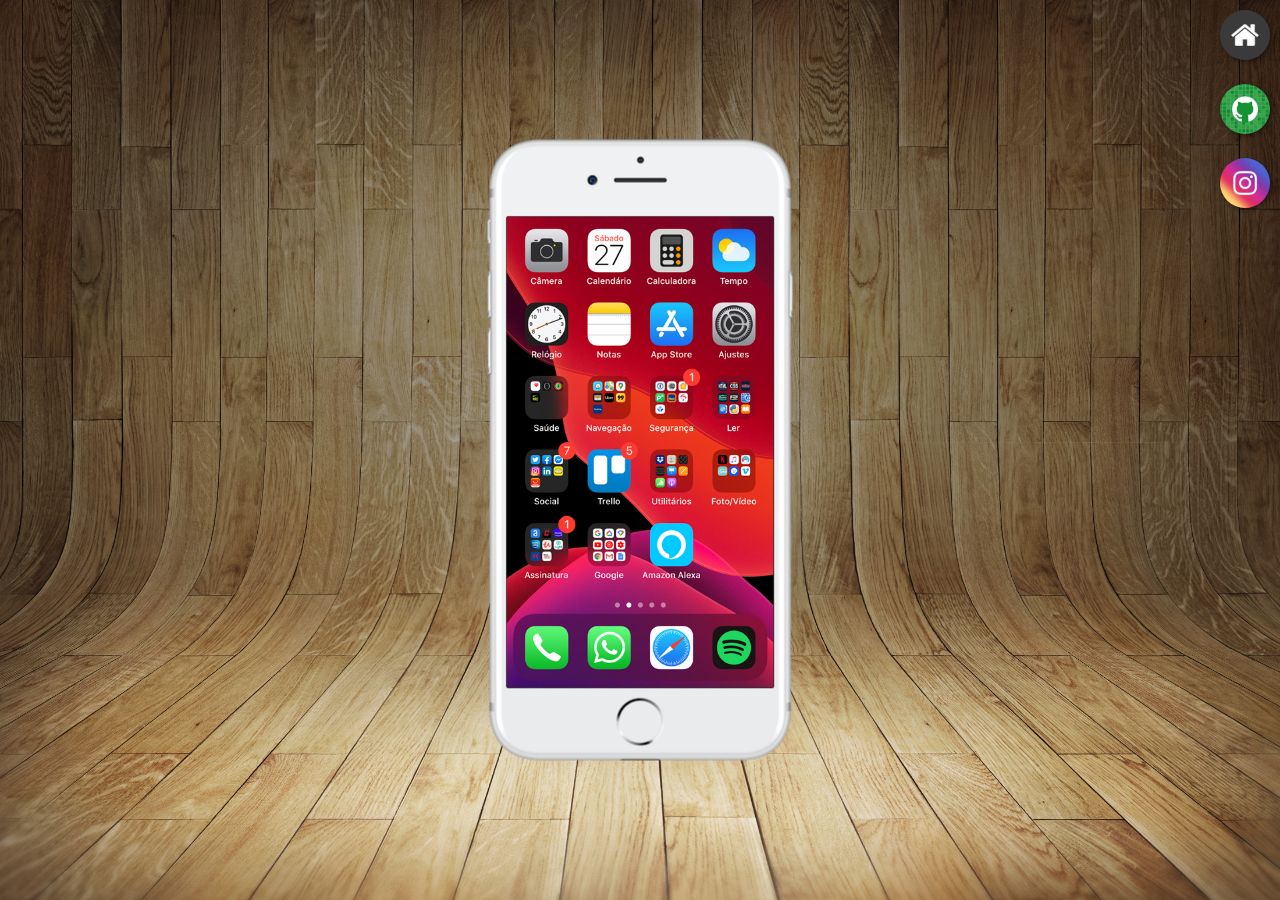
<file: index.html>
<!DOCTYPE html>
<html lang="pt-br">
<head>
    <meta charset="UTF-8">
    <meta name="viewport" content="width=device-width, initial-scale=1.0">
    <link rel="shortcut icon" href="favicon.ico.ico" type="image/x-icon">
    <link rel="stylesheet" href="estilos/style.css">
    <title>Projeto Redes Sociais</title>    
</head>
<body>
   <main>
    <section id="telefone">
        <iframe src="home.html" name="tela" id="tela" frameborder="0">Seu navegador não é compatível com isso.</iframe>
    </section>

    <section id="redes-sociais">
        <a href="home.html" target="tela"><img src="imagens/logo-home.jpg" alt="Home"></a><br>
        <a href="github.html" target="tela"><img src="imagens/logo-github.jpg" alt="GitHub"></a><br>
        <a href="instagram.html" target="tela"><img src="imagens/logo-instagram.jpg" alt="instagram"></a>
      
        
    </section>



   </main>
    
</body>
</html>
</file>
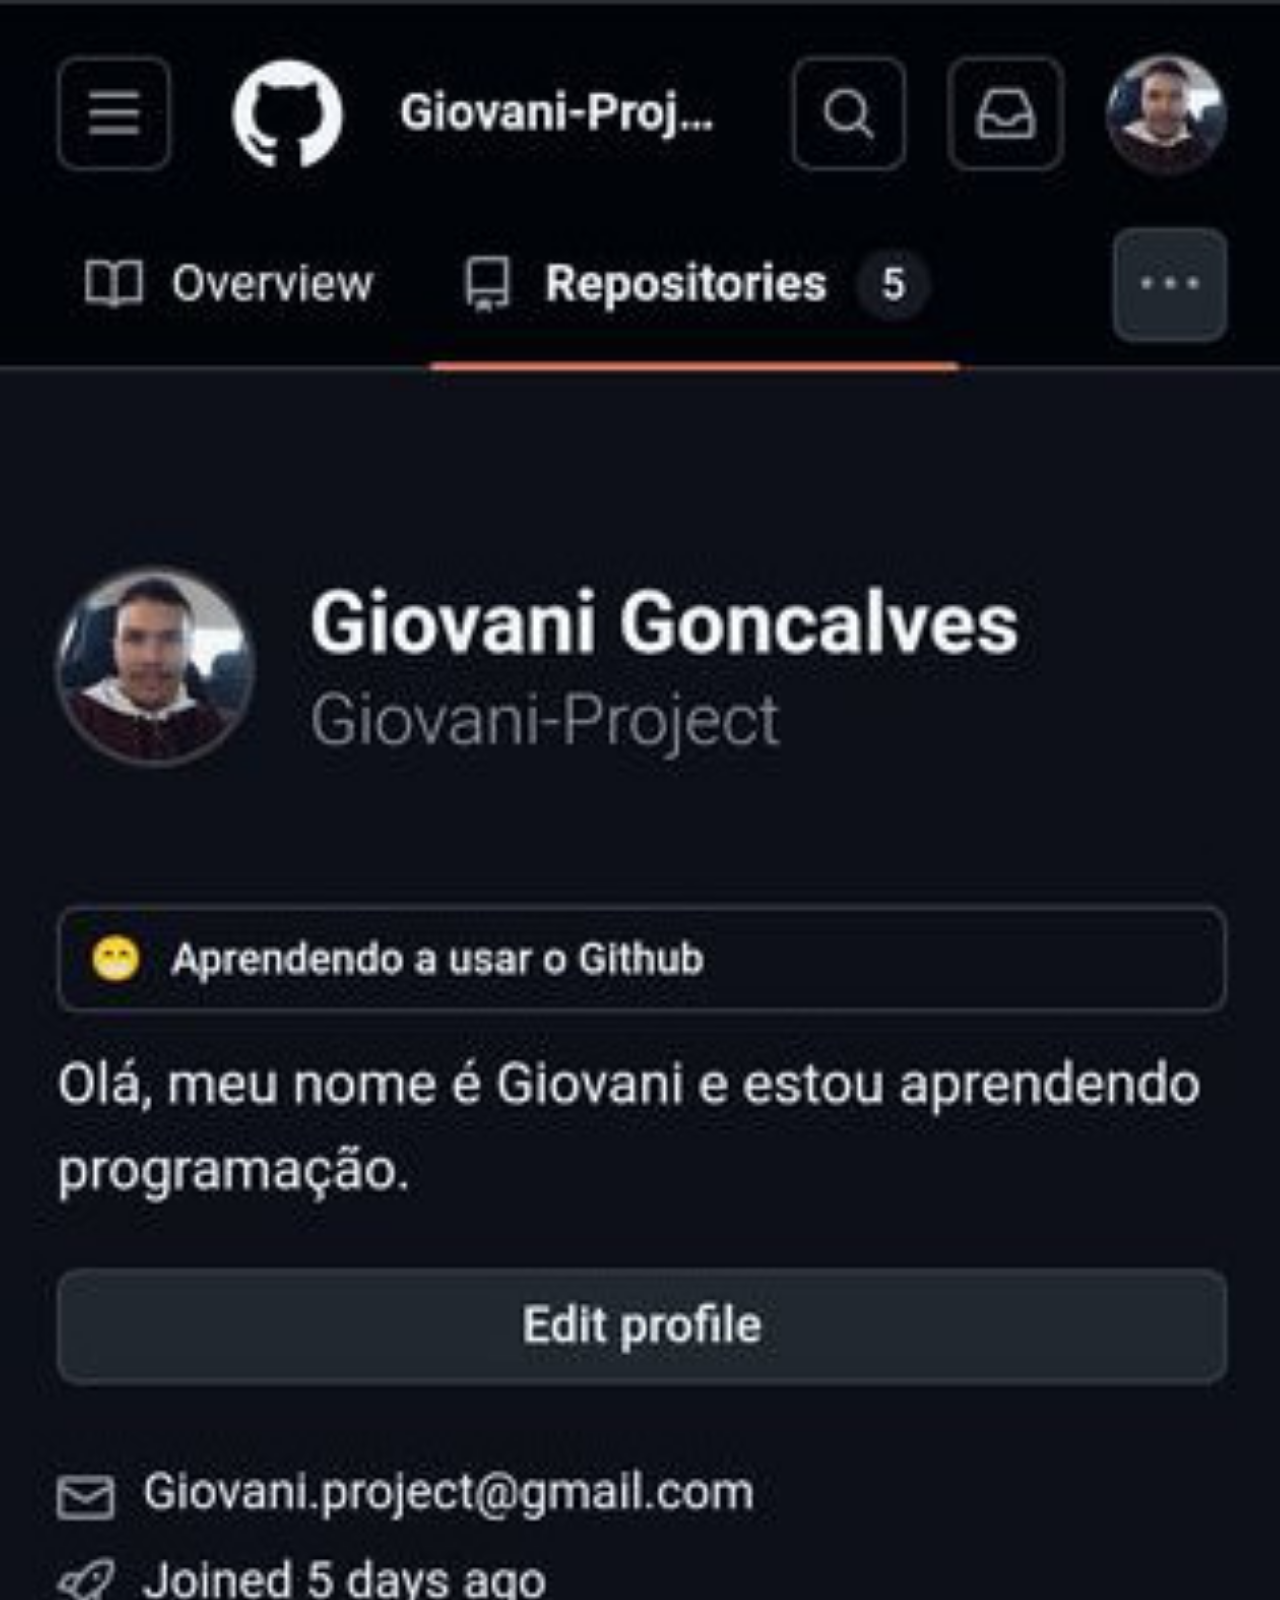
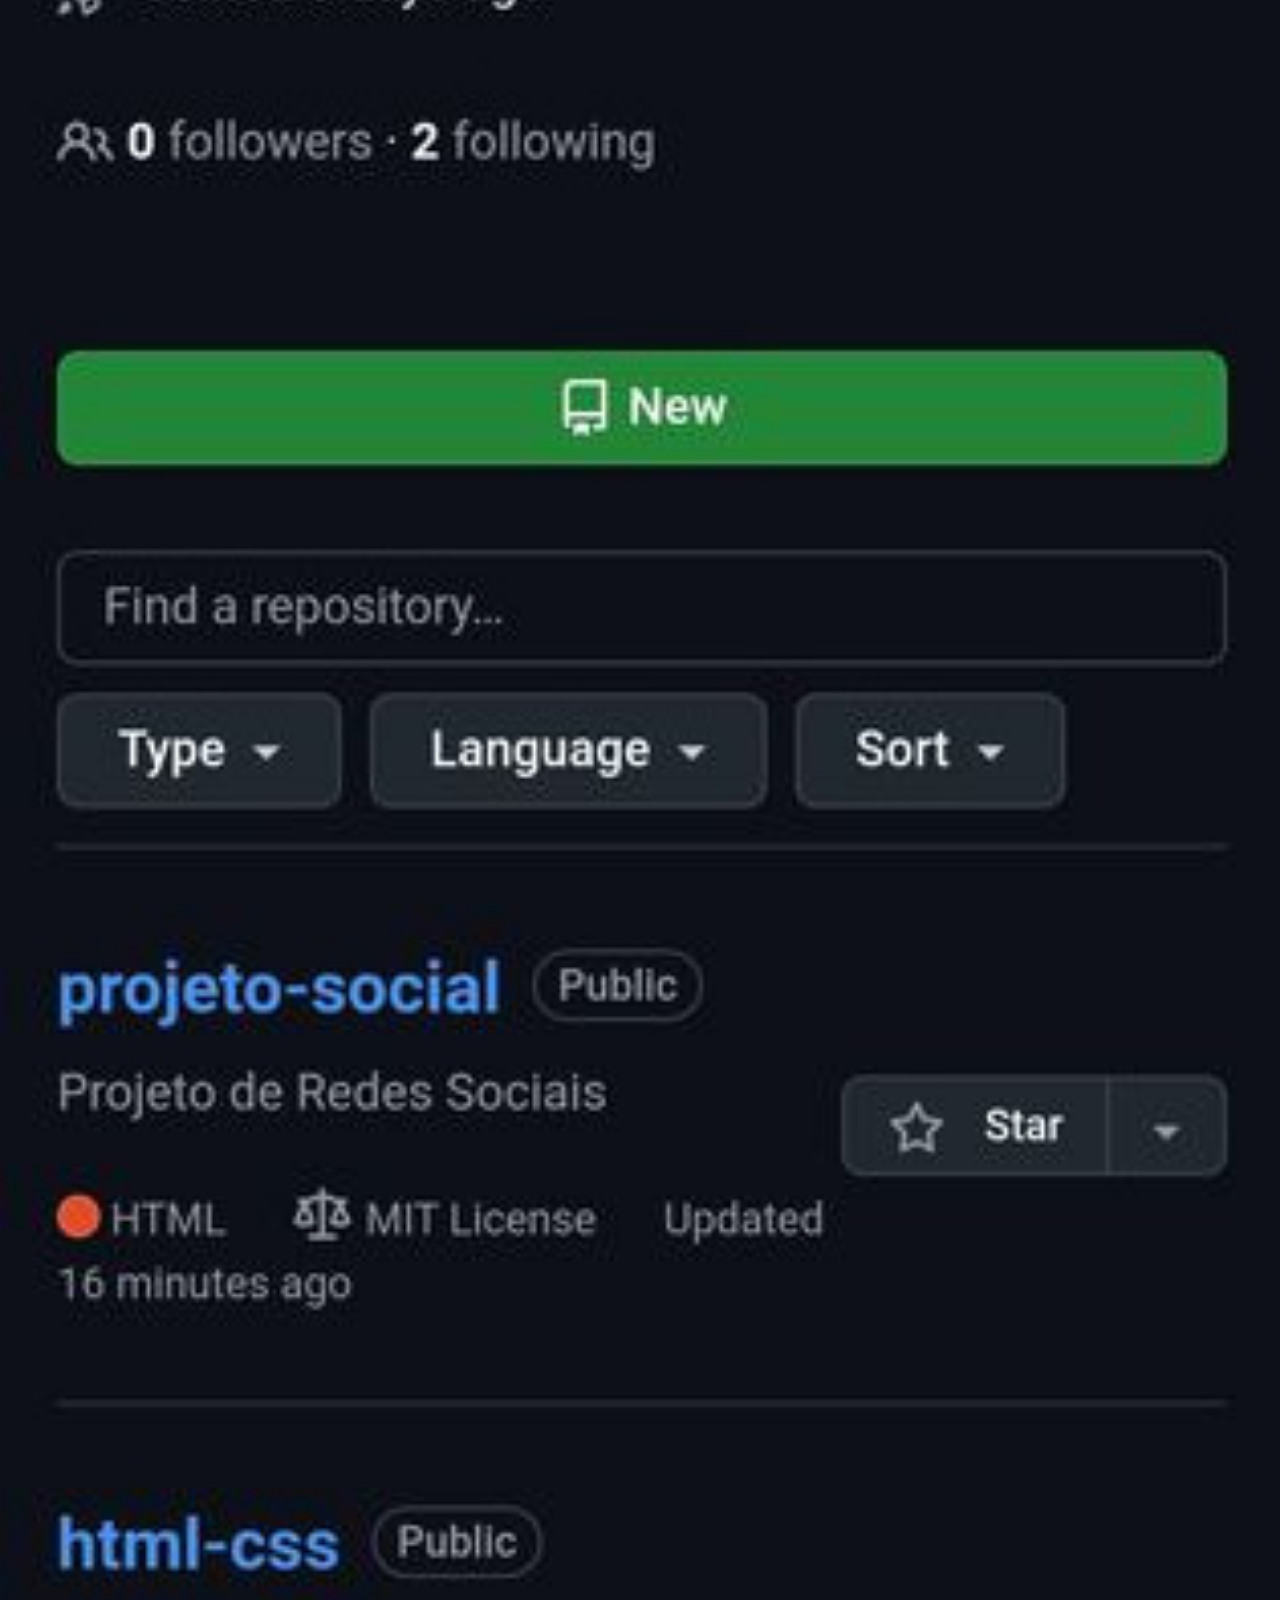
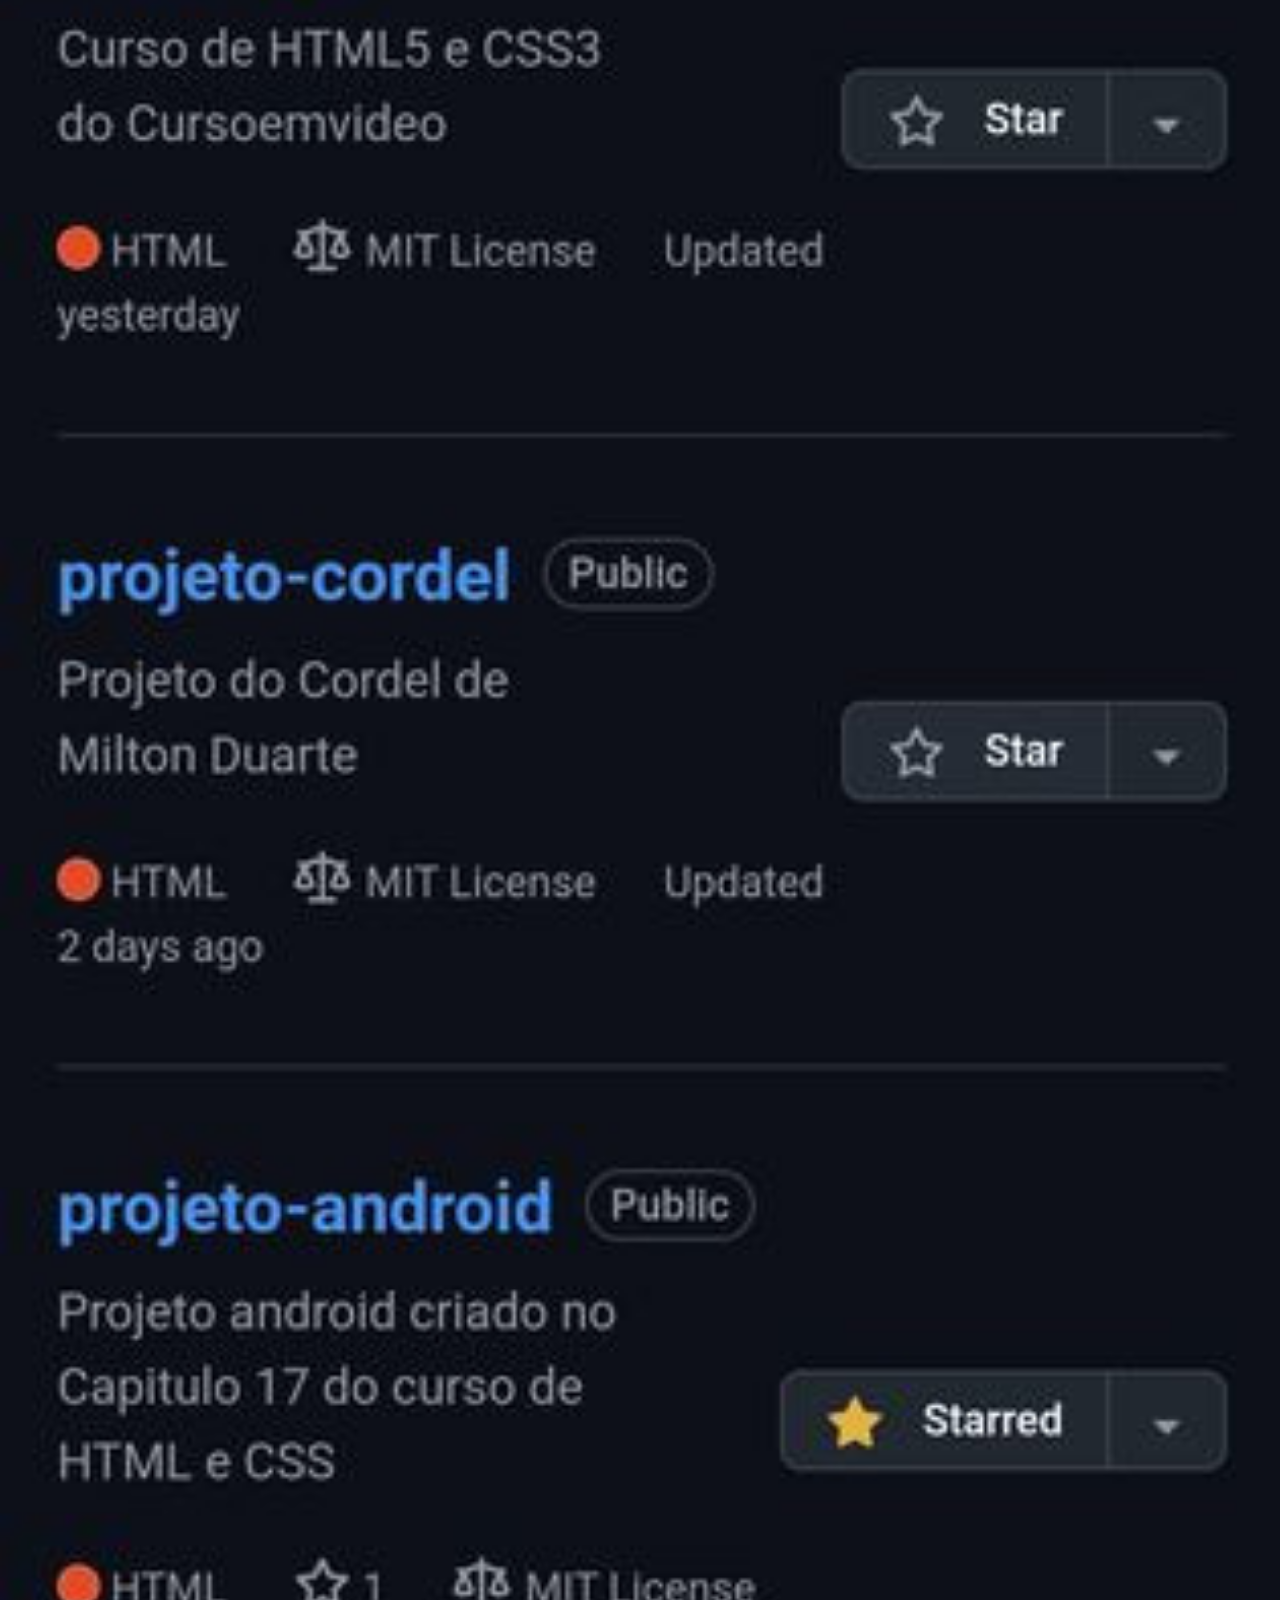
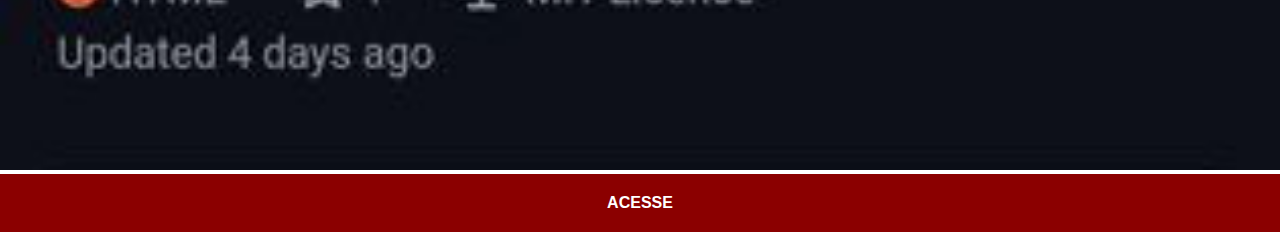
<file: github.html>
<!DOCTYPE html>
<html lang="pt-br">
<head>
    <meta charset="UTF-8">
    <meta name="viewport" content="width=device-width, initial-scale=1.0">
    <title>Github</title>
    <link rel="stylesheet" href="estilos/social.css">
</head>
<body>
    <img src="imagens/github.img.jpg" alt="Github">
    <a href="https://github.com/Giovani-Project" target="_blank">ACESSE</a>
</body>
</html>
</file>
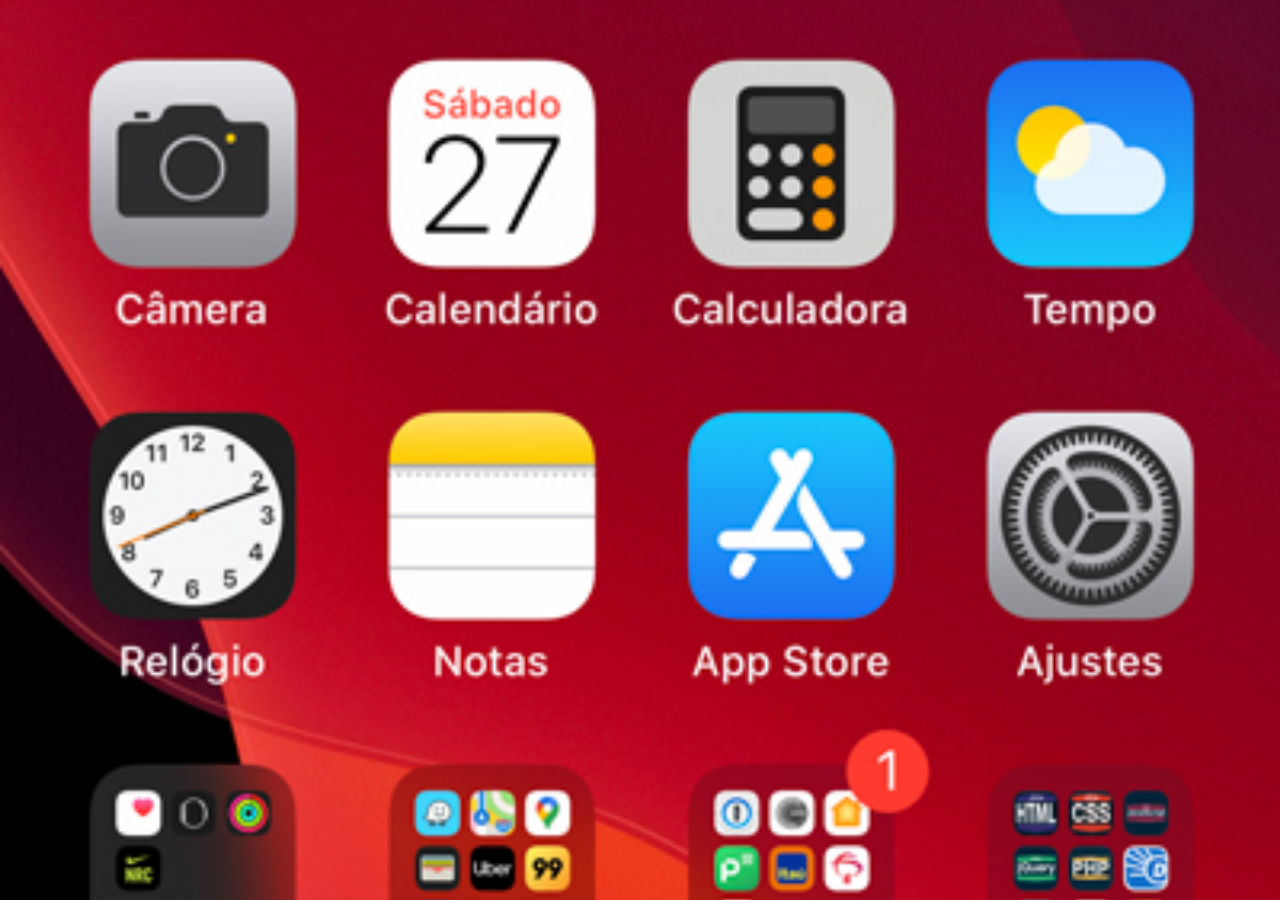
<file: home.html>
<!DOCTYPE html>
<html lang="pt-br">
<head>
    <meta charset="UTF-8">
    <meta name="viewport" content="width=device-width, initial-scale=1.0">
    <title>Home</title>
</head>
<style>
    * {
        margin: 0px;
        padding: 0px;
    }
    body {
        width: 100vw;
        height: 100vh;
        background: black url('imagens/tela-home.jpg') no-repeat top center;
        background-size: cover;
        
    }
</style>
<body>
    
</body>
</html>
</file>
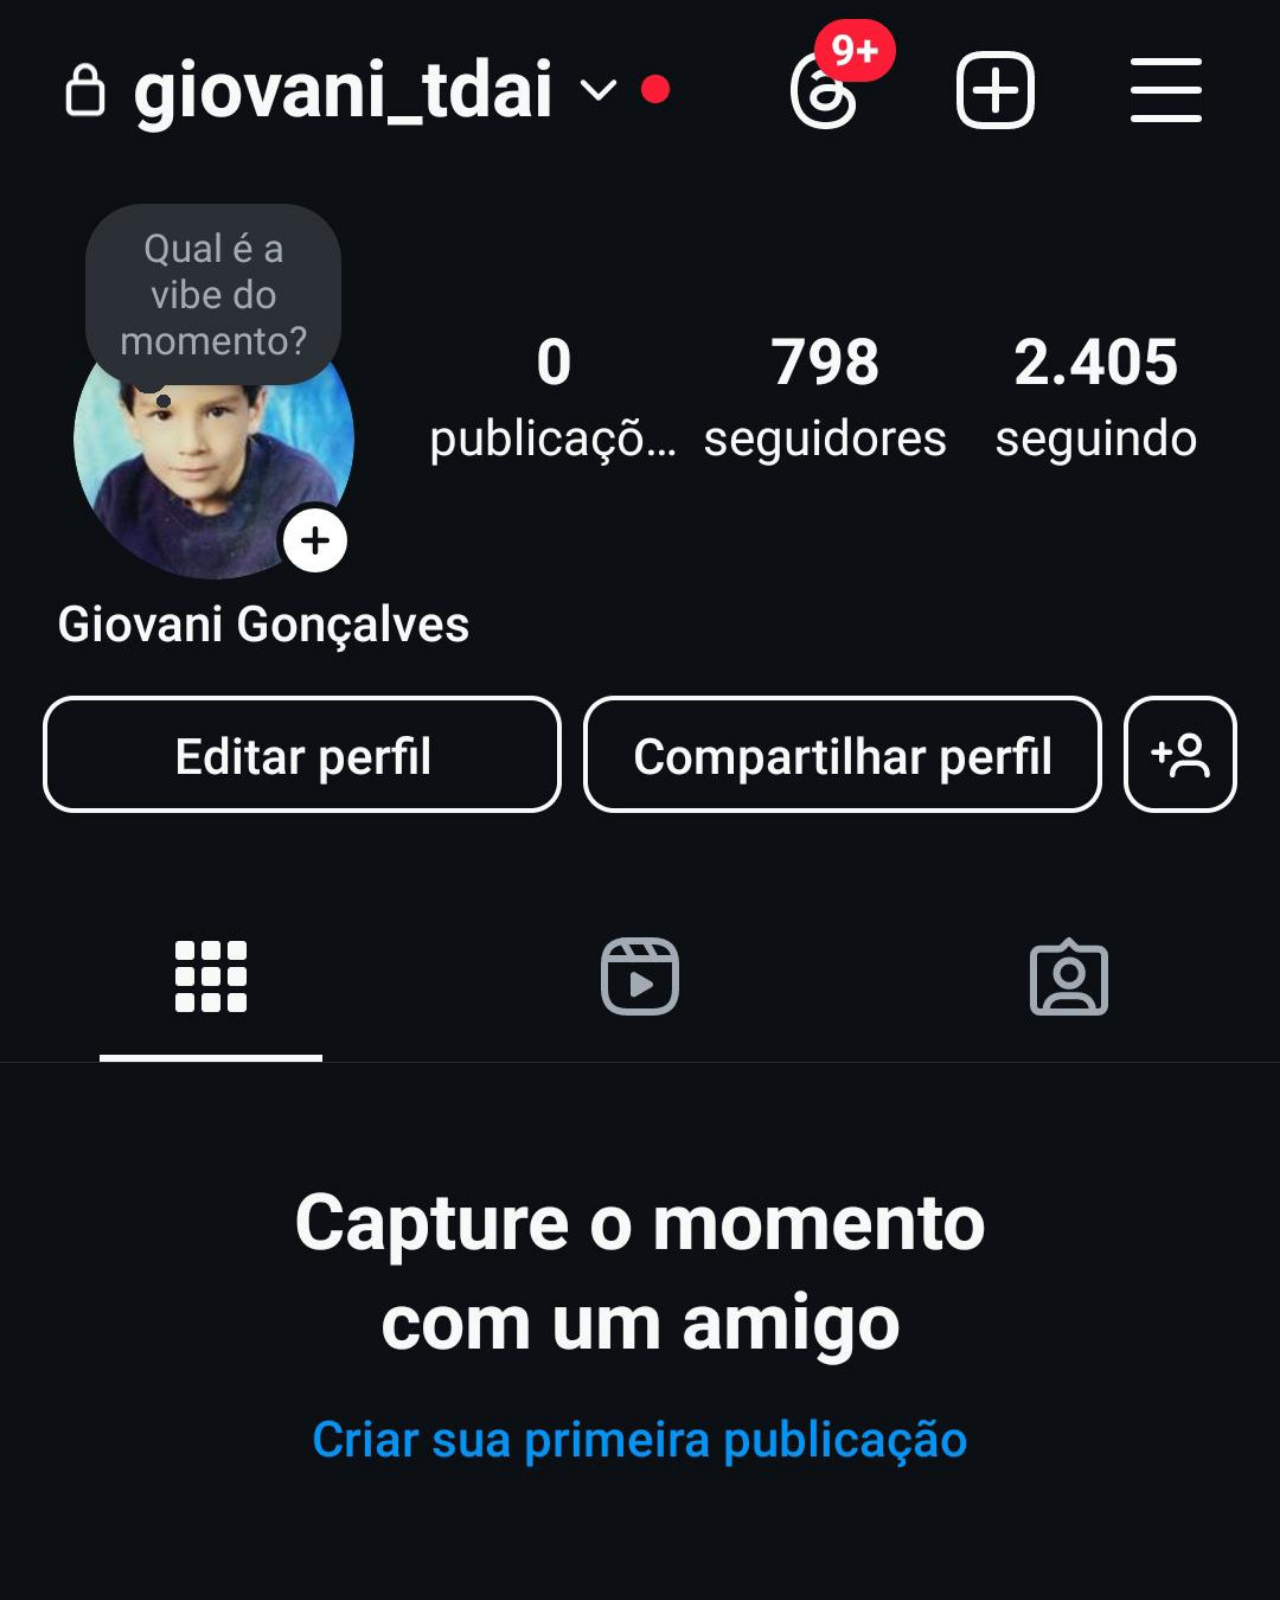
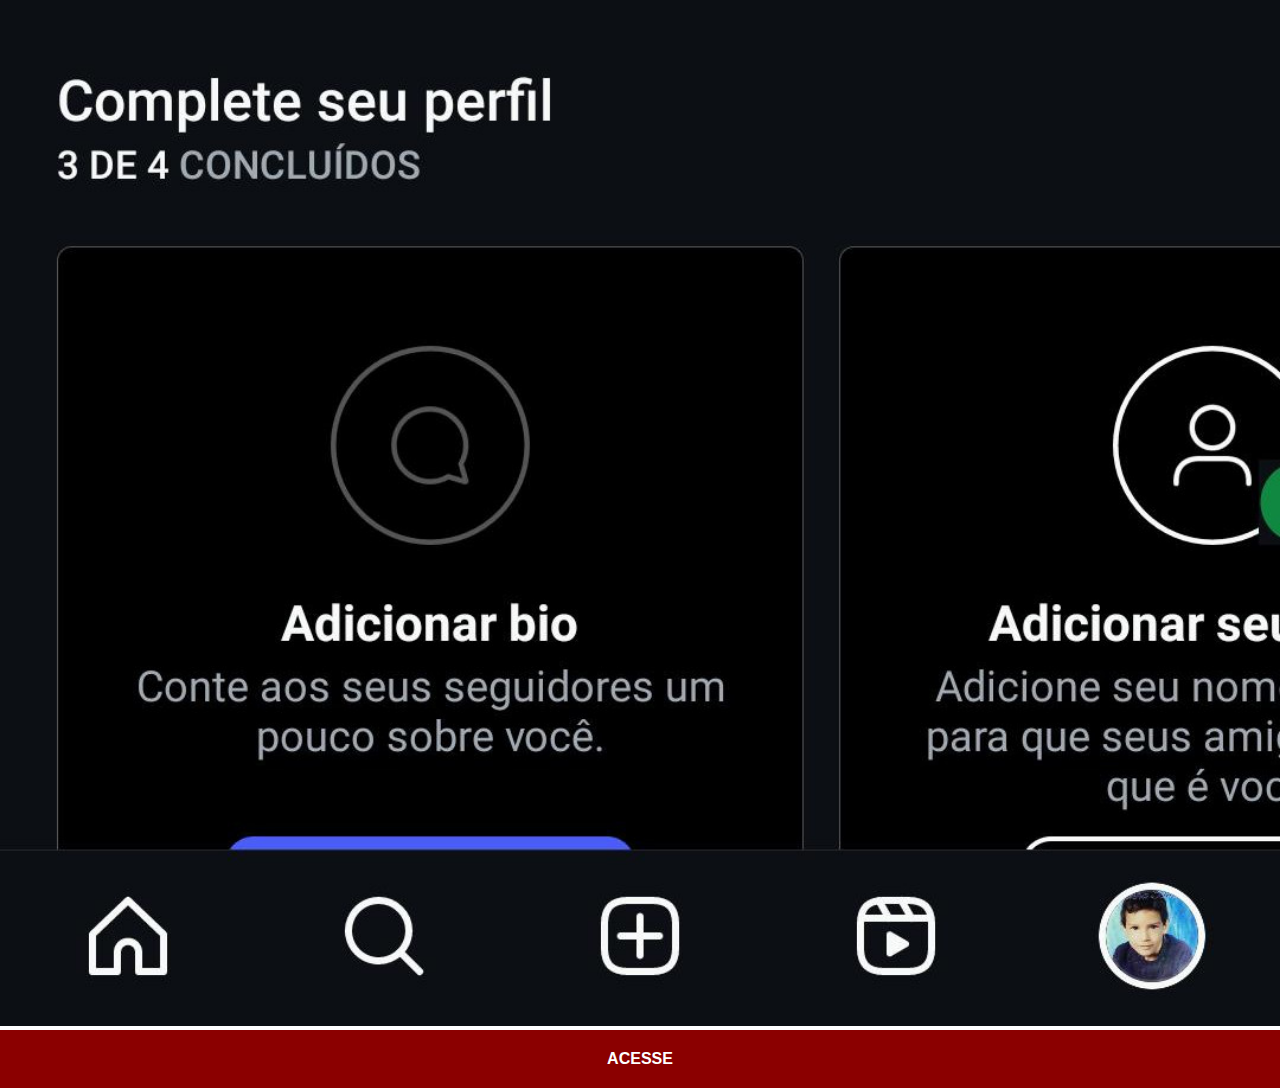
<file: instagram.html>
<!DOCTYPE html>
<html lang="pt-br">
<head>
    <meta charset="UTF-8">
    <meta name="viewport" content="width=device-width, initial-scale=1.0">
    <title>Instagram</title>
    <link rel="stylesheet" href="estilos/social.css">
</head>
<body>
    <img src="imagens/462535564_438279355532720_4958016128041658641_n.jpg" alt="Instagram">
    <a href="https://www.instagram.com/giovani_tdai/" target="_blank">ACESSE</a>
</body>
</html>
</file>
<file: estilos/style.css>
@charset "UTF-8";


* {
    margin: 0px;
    padding: 0px;
}
html, body {
    height: 100vh;/*vh - Altura total*/
    width: 100vw; /*vw - Largura total*/
    background-color: black;
}

body {
    background: url('../imagens/fundo-madeira.jpg')
    no-repeat top center;
    background-size: cover;
}

main {
    height: 100vh;
    position: relative;
}

section#telefone {
    position: absolute;
    top: 50%;
    left: 50%;
    transform: translate(-50%, -50%);
    height: 627px;
    width: 311px;
    background: url('../imagens/frame-iphone.png') no-repeat;
    
}

iframe#tela {
    position: relative;
    top: 80px;
    width: 16.7em;
    left: 22px;
    height: 471px;
}

section#redes-sociais {
    text-align: right;
}

section#redes-sociais img {
    width: 50px;
    margin: 10px;
    border-radius: 50%;
    box-shadow: 2px 2px 5px rgba(0, 0, 0, 0.417);
    box-sizing: border-box;
}

section#redes-sociais img:hover {
    border: 2px solid rgba(255, 255, 255, 0.657);
    transform: translate(-3px, -3px);
    box-shadow: 5px 5px 10px rgba(0, 0, 0, 0.632);
    transition: transform 0.5s, border 0.1s;
}
</file>
<file: estilos/social.css>
@charset "UTF-8";

* {
    margin: 0px;
    padding: 0px;
    font-family: Arial, Helvetica, sans-serif;
}

::-webkit-scrollbar {
    width: 0px;
    height: 0px;
}

img {
    width: 100vw;
}

a {
    display: block;
    background-color: darkred;
    color: white;
    padding: 20px;
    text-align: center;
    font-weight: bolder;
    text-decoration: none;

}

a:hover {
    background-color: red;
}
</file>
